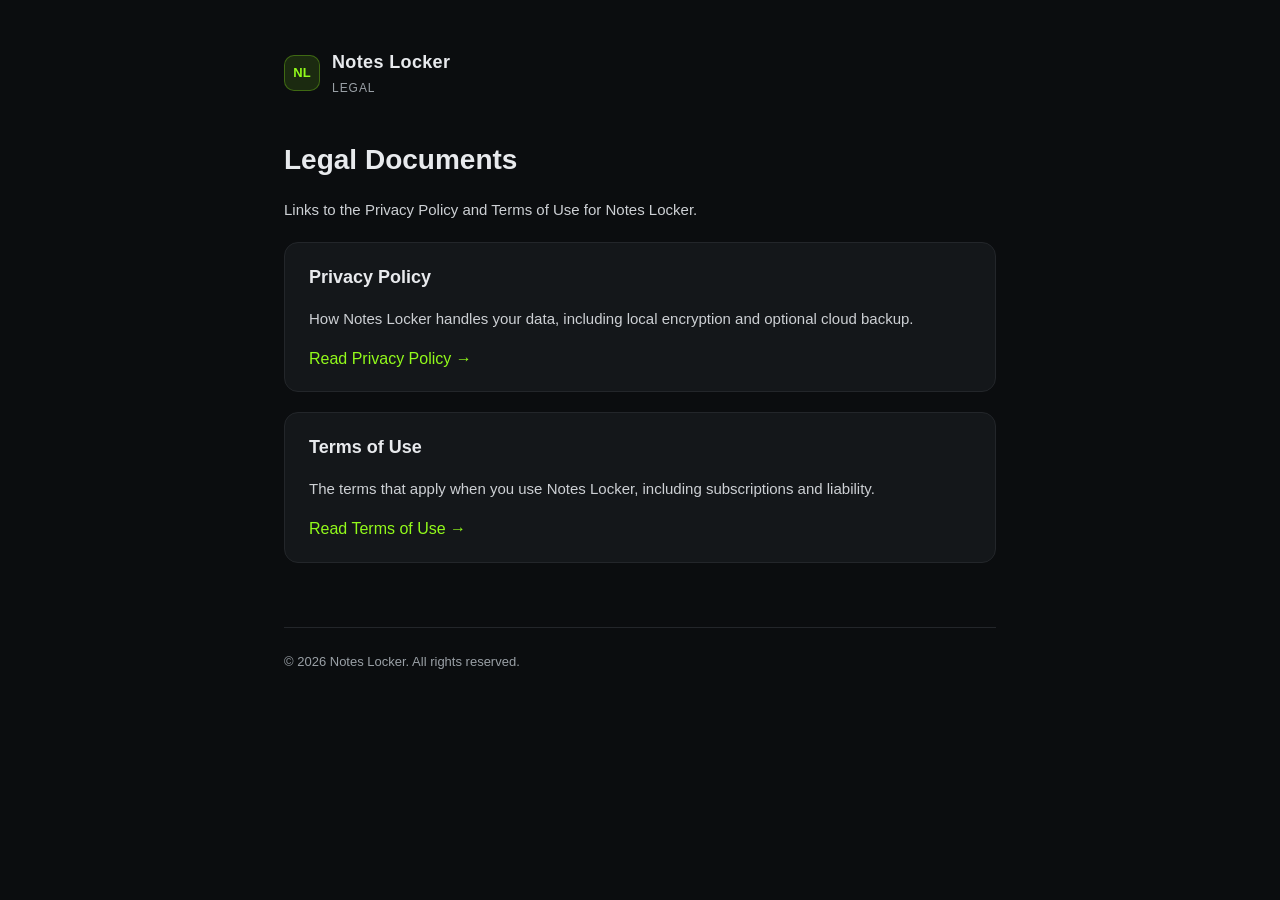
<file: index.html>
<!doctype html>
<html lang="en">
<head>
  <meta charset="utf-8" />
  <meta name="viewport" content="width=device-width, initial-scale=1" />
  <title>Notes Locker — Legal</title>
  <link rel="stylesheet" href="style.css" />
</head>
<body>
  <div class="wrap">
    <header class="site">
      <div class="badge">NL</div>
      <div class="brand">Notes Locker<small>Legal</small></div>
    </header>

    <h1>Legal Documents</h1>
    <p>Links to the Privacy Policy and Terms of Use for Notes Locker.</p>

    <div class="card">
      <h2 style="margin-top:0">Privacy Policy</h2>
      <p>How Notes Locker handles your data, including local encryption and optional cloud backup.</p>
      <a href="/privacy-policy">Read Privacy Policy →</a>
    </div>

    <div class="card">
      <h2 style="margin-top:0">Terms of Use</h2>
      <p>The terms that apply when you use Notes Locker, including subscriptions and liability.</p>
      <a href="/terms-of-use">Read Terms of Use →</a>
    </div>

    <footer>
      © <span id="year"></span> Notes Locker. All rights reserved.
    </footer>
  </div>
  <script>document.getElementById("year").textContent = new Date().getFullYear();</script>
</body>
</html>
</file>
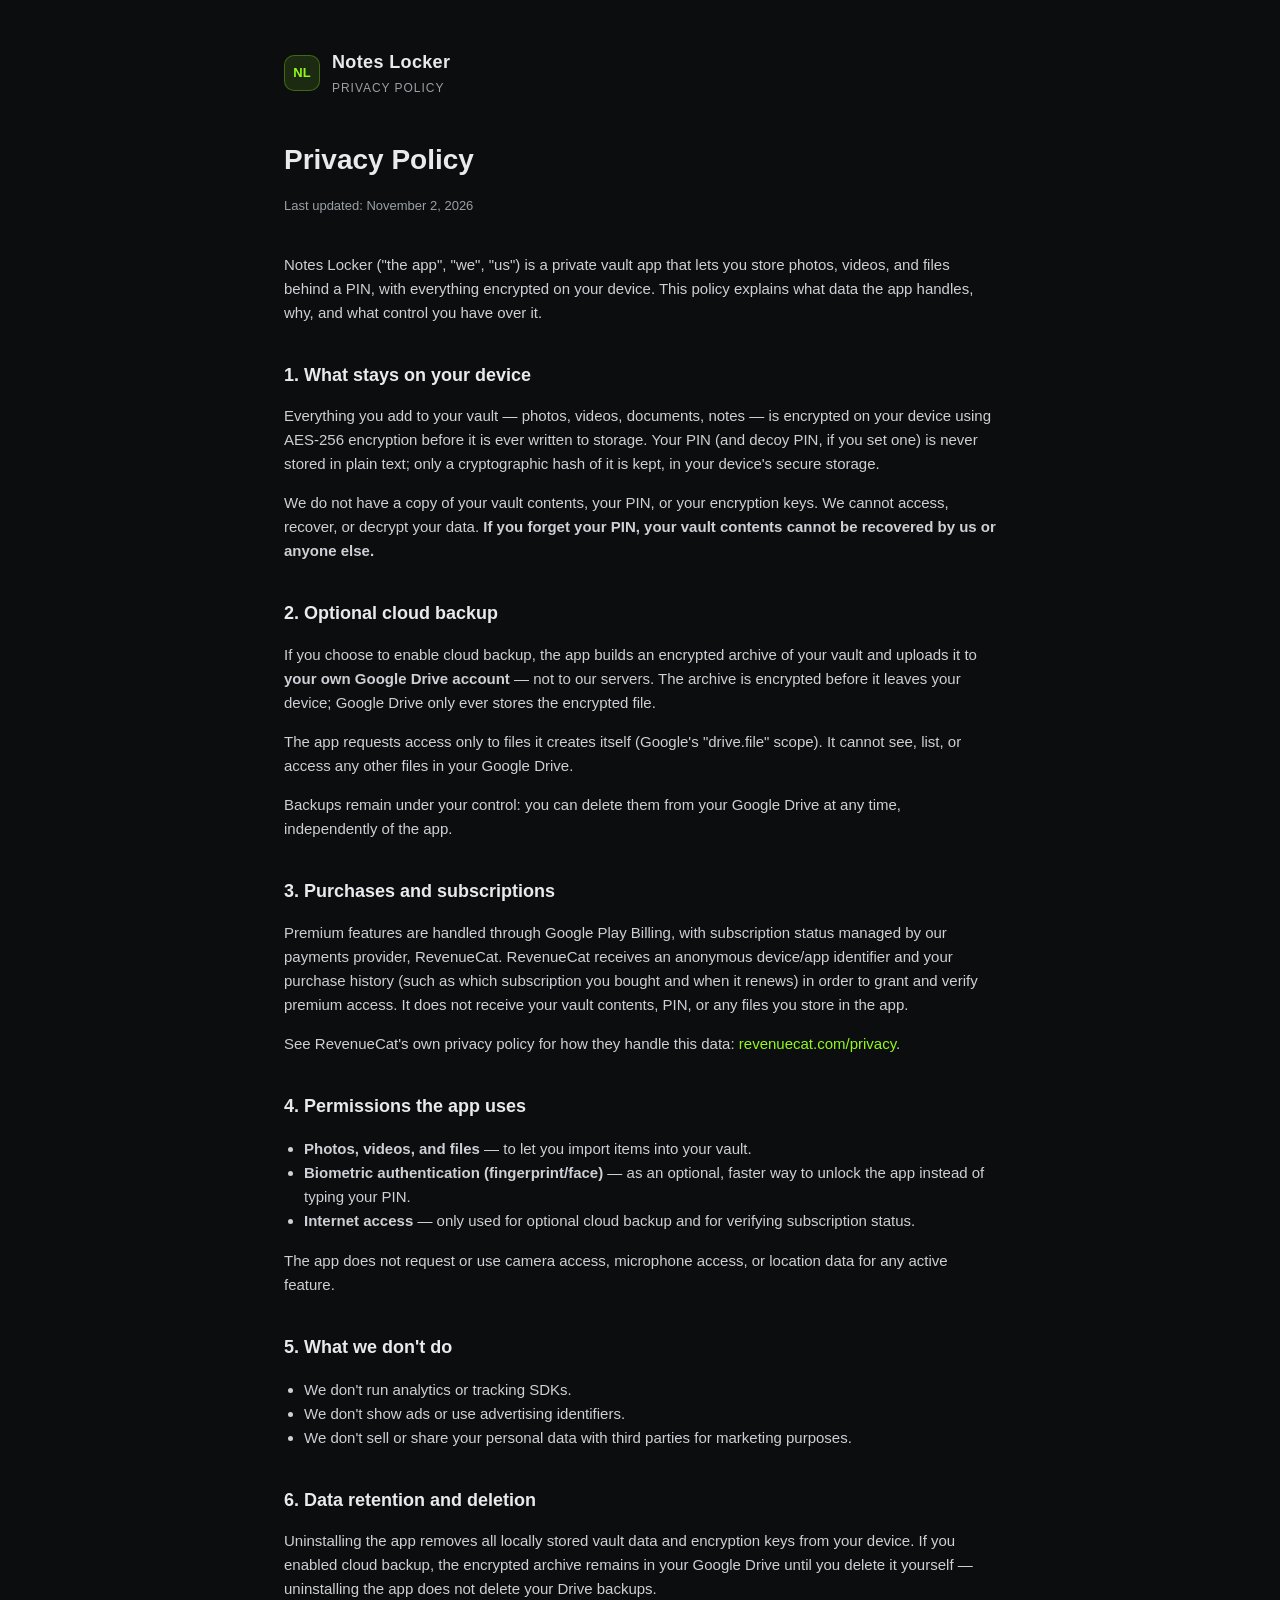
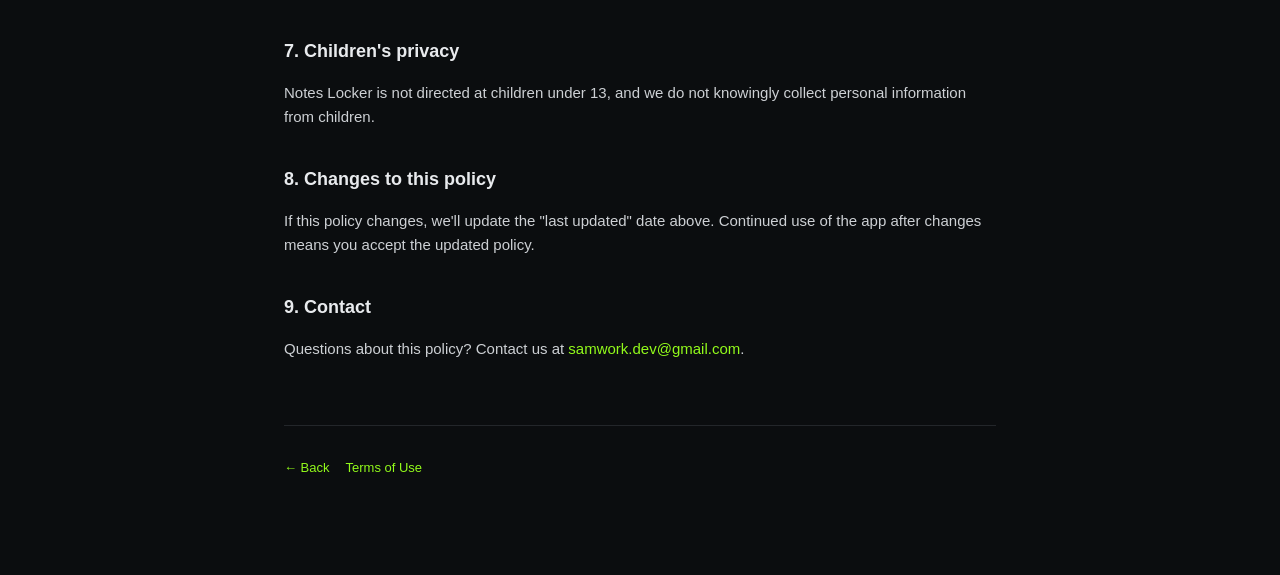
<file: privacy-policy.html>
<!doctype html>
<html lang="en">
<head>
  <meta charset="utf-8" />
  <meta name="viewport" content="width=device-width, initial-scale=1" />
  <title>Privacy Policy — Notes Locker</title>
  <link rel="stylesheet" href="style.css" />
</head>
<body>
  <div class="wrap">
    <header class="site">
      <div class="badge">NL</div>
      <div class="brand">Notes Locker<small>Privacy Policy</small></div>
    </header>

    <h1>Privacy Policy</h1>
    <p class="updated">Last updated: November 2, 2026</p>

    <p>Notes Locker ("the app", "we", "us") is a private vault app that lets you store photos, videos, and files behind a PIN, with everything encrypted on your device. This policy explains what data the app handles, why, and what control you have over it.</p>

    <h2>1. What stays on your device</h2>
    <p>Everything you add to your vault — photos, videos, documents, notes — is encrypted on your device using AES-256 encryption before it is ever written to storage. Your PIN (and decoy PIN, if you set one) is never stored in plain text; only a cryptographic hash of it is kept, in your device's secure storage.</p>
    <p>We do not have a copy of your vault contents, your PIN, or your encryption keys. We cannot access, recover, or decrypt your data. <strong>If you forget your PIN, your vault contents cannot be recovered by us or anyone else.</strong></p>

    <h2>2. Optional cloud backup</h2>
    <p>If you choose to enable cloud backup, the app builds an encrypted archive of your vault and uploads it to <strong>your own Google Drive account</strong> — not to our servers. The archive is encrypted before it leaves your device; Google Drive only ever stores the encrypted file.</p>
    <p>The app requests access only to files it creates itself (Google's "drive.file" scope). It cannot see, list, or access any other files in your Google Drive.</p>
    <p>Backups remain under your control: you can delete them from your Google Drive at any time, independently of the app.</p>

    <h2>3. Purchases and subscriptions</h2>
    <p>Premium features are handled through Google Play Billing, with subscription status managed by our payments provider, RevenueCat. RevenueCat receives an anonymous device/app identifier and your purchase history (such as which subscription you bought and when it renews) in order to grant and verify premium access. It does not receive your vault contents, PIN, or any files you store in the app.</p>
    <p>See RevenueCat's own privacy policy for how they handle this data: <a href="https://www.revenuecat.com/privacy" target="_blank" rel="noopener">revenuecat.com/privacy</a>.</p>

    <h2>4. Permissions the app uses</h2>
    <ul>
      <li><strong>Photos, videos, and files</strong> — to let you import items into your vault.</li>
      <li><strong>Biometric authentication (fingerprint/face)</strong> — as an optional, faster way to unlock the app instead of typing your PIN.</li>
      <li><strong>Internet access</strong> — only used for optional cloud backup and for verifying subscription status.</li>
    </ul>
    <p>The app does not request or use camera access, microphone access, or location data for any active feature.</p>

    <h2>5. What we don't do</h2>
    <ul>
      <li>We don't run analytics or tracking SDKs.</li>
      <li>We don't show ads or use advertising identifiers.</li>
      <li>We don't sell or share your personal data with third parties for marketing purposes.</li>
    </ul>

    <h2>6. Data retention and deletion</h2>
    <p>Uninstalling the app removes all locally stored vault data and encryption keys from your device. If you enabled cloud backup, the encrypted archive remains in your Google Drive until you delete it yourself — uninstalling the app does not delete your Drive backups.</p>

    <h2>7. Children's privacy</h2>
    <p>Notes Locker is not directed at children under 13, and we do not knowingly collect personal information from children.</p>

    <h2>8. Changes to this policy</h2>
    <p>If this policy changes, we'll update the "last updated" date above. Continued use of the app after changes means you accept the updated policy.</p>

    <h2>9. Contact</h2>
    <p>Questions about this policy? Contact us at <a href="mailto:samwork.dev@gmail.com">samwork.dev@gmail.com</a>.</p>

    <footer>
      <div class="nav-links">
        <a href="/">← Back</a>
        <a href="/terms-of-use">Terms of Use</a>
      </div>
    </footer>
  </div>
</body>
</html>
</file>
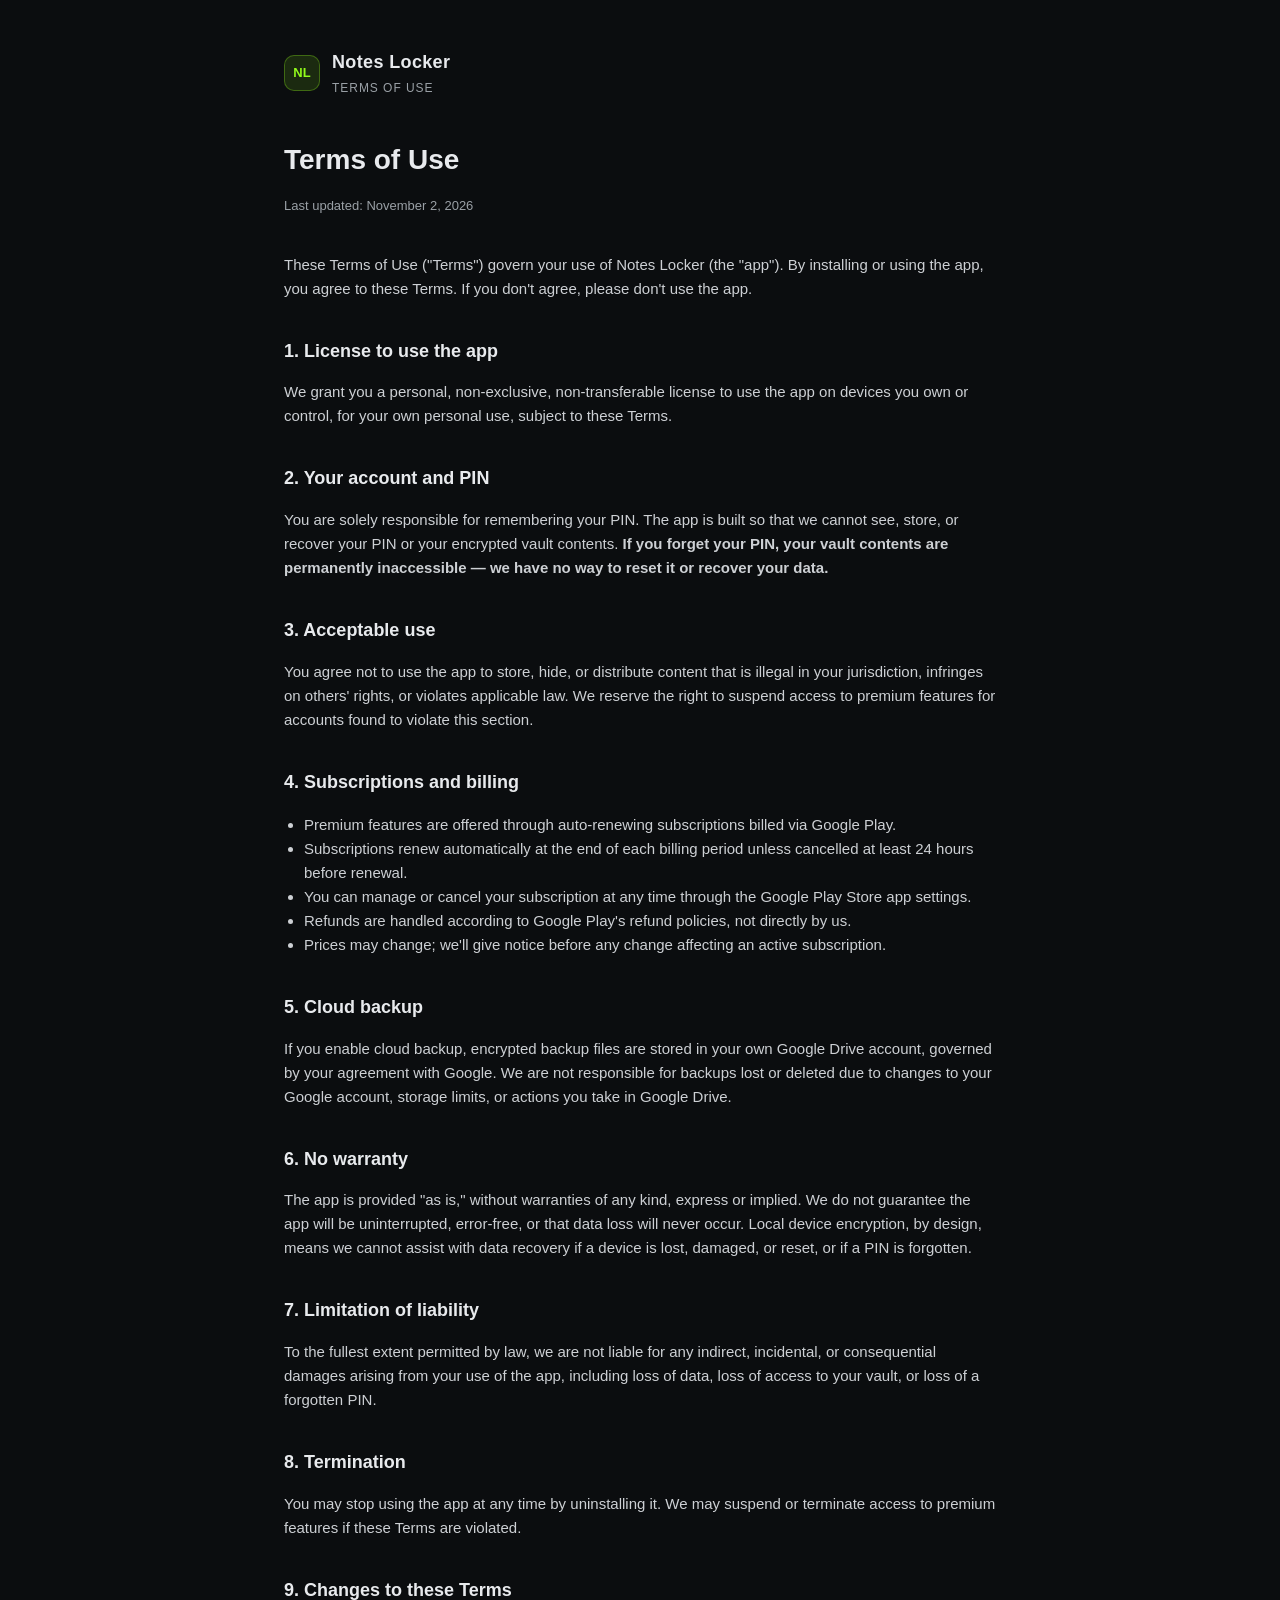
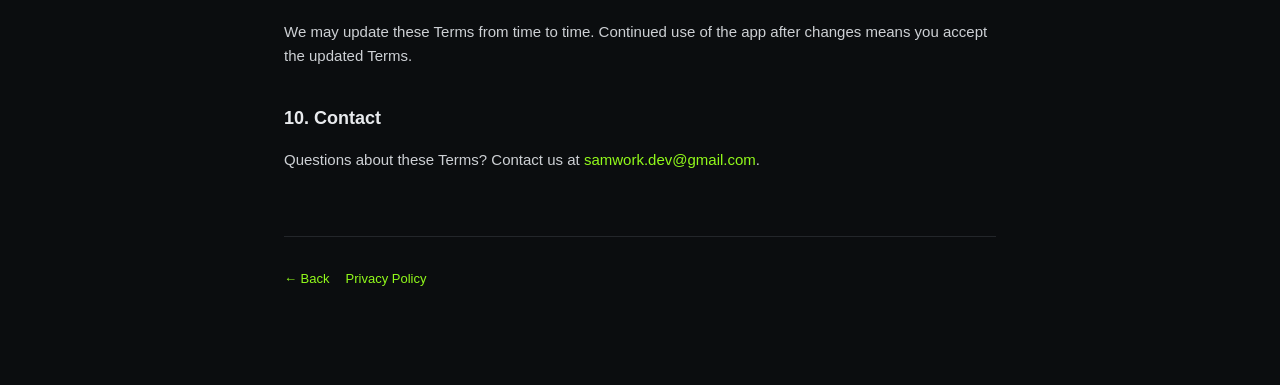
<file: terms-of-use.html>
<!doctype html>
<html lang="en">
<head>
  <meta charset="utf-8" />
  <meta name="viewport" content="width=device-width, initial-scale=1" />
  <title>Terms of Use — Notes Locker</title>
  <link rel="stylesheet" href="style.css" />
</head>
<body>
  <div class="wrap">
    <header class="site">
      <div class="badge">NL</div>
      <div class="brand">Notes Locker<small>Terms of Use</small></div>
    </header>

    <h1>Terms of Use</h1>
    <p class="updated">Last updated: November 2, 2026</p>

    <p>These Terms of Use ("Terms") govern your use of Notes Locker (the "app"). By installing or using the app, you agree to these Terms. If you don't agree, please don't use the app.</p>

    <h2>1. License to use the app</h2>
    <p>We grant you a personal, non-exclusive, non-transferable license to use the app on devices you own or control, for your own personal use, subject to these Terms.</p>

    <h2>2. Your account and PIN</h2>
    <p>You are solely responsible for remembering your PIN. The app is built so that we cannot see, store, or recover your PIN or your encrypted vault contents. <strong>If you forget your PIN, your vault contents are permanently inaccessible — we have no way to reset it or recover your data.</strong></p>

    <h2>3. Acceptable use</h2>
    <p>You agree not to use the app to store, hide, or distribute content that is illegal in your jurisdiction, infringes on others' rights, or violates applicable law. We reserve the right to suspend access to premium features for accounts found to violate this section.</p>

    <h2>4. Subscriptions and billing</h2>
    <ul>
      <li>Premium features are offered through auto-renewing subscriptions billed via Google Play.</li>
      <li>Subscriptions renew automatically at the end of each billing period unless cancelled at least 24 hours before renewal.</li>
      <li>You can manage or cancel your subscription at any time through the Google Play Store app settings.</li>
      <li>Refunds are handled according to Google Play's refund policies, not directly by us.</li>
      <li>Prices may change; we'll give notice before any change affecting an active subscription.</li>
    </ul>

    <h2>5. Cloud backup</h2>
    <p>If you enable cloud backup, encrypted backup files are stored in your own Google Drive account, governed by your agreement with Google. We are not responsible for backups lost or deleted due to changes to your Google account, storage limits, or actions you take in Google Drive.</p>

    <h2>6. No warranty</h2>
    <p>The app is provided "as is," without warranties of any kind, express or implied. We do not guarantee the app will be uninterrupted, error-free, or that data loss will never occur. Local device encryption, by design, means we cannot assist with data recovery if a device is lost, damaged, or reset, or if a PIN is forgotten.</p>

    <h2>7. Limitation of liability</h2>
    <p>To the fullest extent permitted by law, we are not liable for any indirect, incidental, or consequential damages arising from your use of the app, including loss of data, loss of access to your vault, or loss of a forgotten PIN.</p>

    <h2>8. Termination</h2>
    <p>You may stop using the app at any time by uninstalling it. We may suspend or terminate access to premium features if these Terms are violated.</p>

    <h2>9. Changes to these Terms</h2>
    <p>We may update these Terms from time to time. Continued use of the app after changes means you accept the updated Terms.</p>

    <h2>10. Contact</h2>
    <p>Questions about these Terms? Contact us at <a href="mailto:samwork.dev@gmail.com">samwork.dev@gmail.com</a>.</p>

    <footer>
      <div class="nav-links">
        <a href="/">← Back</a>
        <a href="/privacy-policy">Privacy Policy</a>
      </div>
    </footer>
  </div>
</body>
</html>
</file>
<file: style.css>
:root {
  --bg: #0b0d0f;
  --panel: #14171a;
  --text: #e8eaed;
  --muted: #9aa0a6;
  --accent: #92fa1b;
  --border: #23262a;
}

* { box-sizing: border-box; }

body {
  margin: 0;
  background: var(--bg);
  color: var(--text);
  font-family: -apple-system, BlinkMacSystemFont, "Segoe UI", Roboto, Helvetica, Arial, sans-serif;
  line-height: 1.6;
}

.wrap {
  max-width: 760px;
  margin: 0 auto;
  padding: 48px 24px 96px;
}

header.site {
  display: flex;
  align-items: center;
  gap: 12px;
  margin-bottom: 40px;
}

.badge {
  width: 36px;
  height: 36px;
  border-radius: 10px;
  background: rgba(146, 250, 27, 0.12);
  border: 1px solid rgba(146, 250, 27, 0.3);
  display: flex;
  align-items: center;
  justify-content: center;
  color: var(--accent);
  font-weight: 700;
  font-size: 13px;
}

header.site .brand {
  font-weight: 700;
  font-size: 18px;
  letter-spacing: 0.02em;
}

header.site .brand small {
  display: block;
  color: var(--muted);
  font-weight: 400;
  font-size: 12px;
  letter-spacing: 0.08em;
  text-transform: uppercase;
  margin-top: 2px;
}

h1 {
  font-size: 28px;
  margin: 0 0 8px;
}

.updated {
  color: var(--muted);
  font-size: 13px;
  margin-bottom: 36px;
}

h2 {
  font-size: 18px;
  margin: 36px 0 12px;
  color: var(--text);
}

p, li {
  color: #cdd0d4;
  font-size: 15px;
}

ul {
  padding-left: 20px;
}

a {
  color: var(--accent);
  text-decoration: none;
}

a:hover { text-decoration: underline; }

.card {
  background: var(--panel);
  border: 1px solid var(--border);
  border-radius: 14px;
  padding: 20px 24px;
  margin: 20px 0;
}

.nav-links {
  display: flex;
  gap: 16px;
  margin-top: 8px;
}

footer {
  margin-top: 64px;
  padding-top: 24px;
  border-top: 1px solid var(--border);
  color: var(--muted);
  font-size: 13px;
}
</file>
